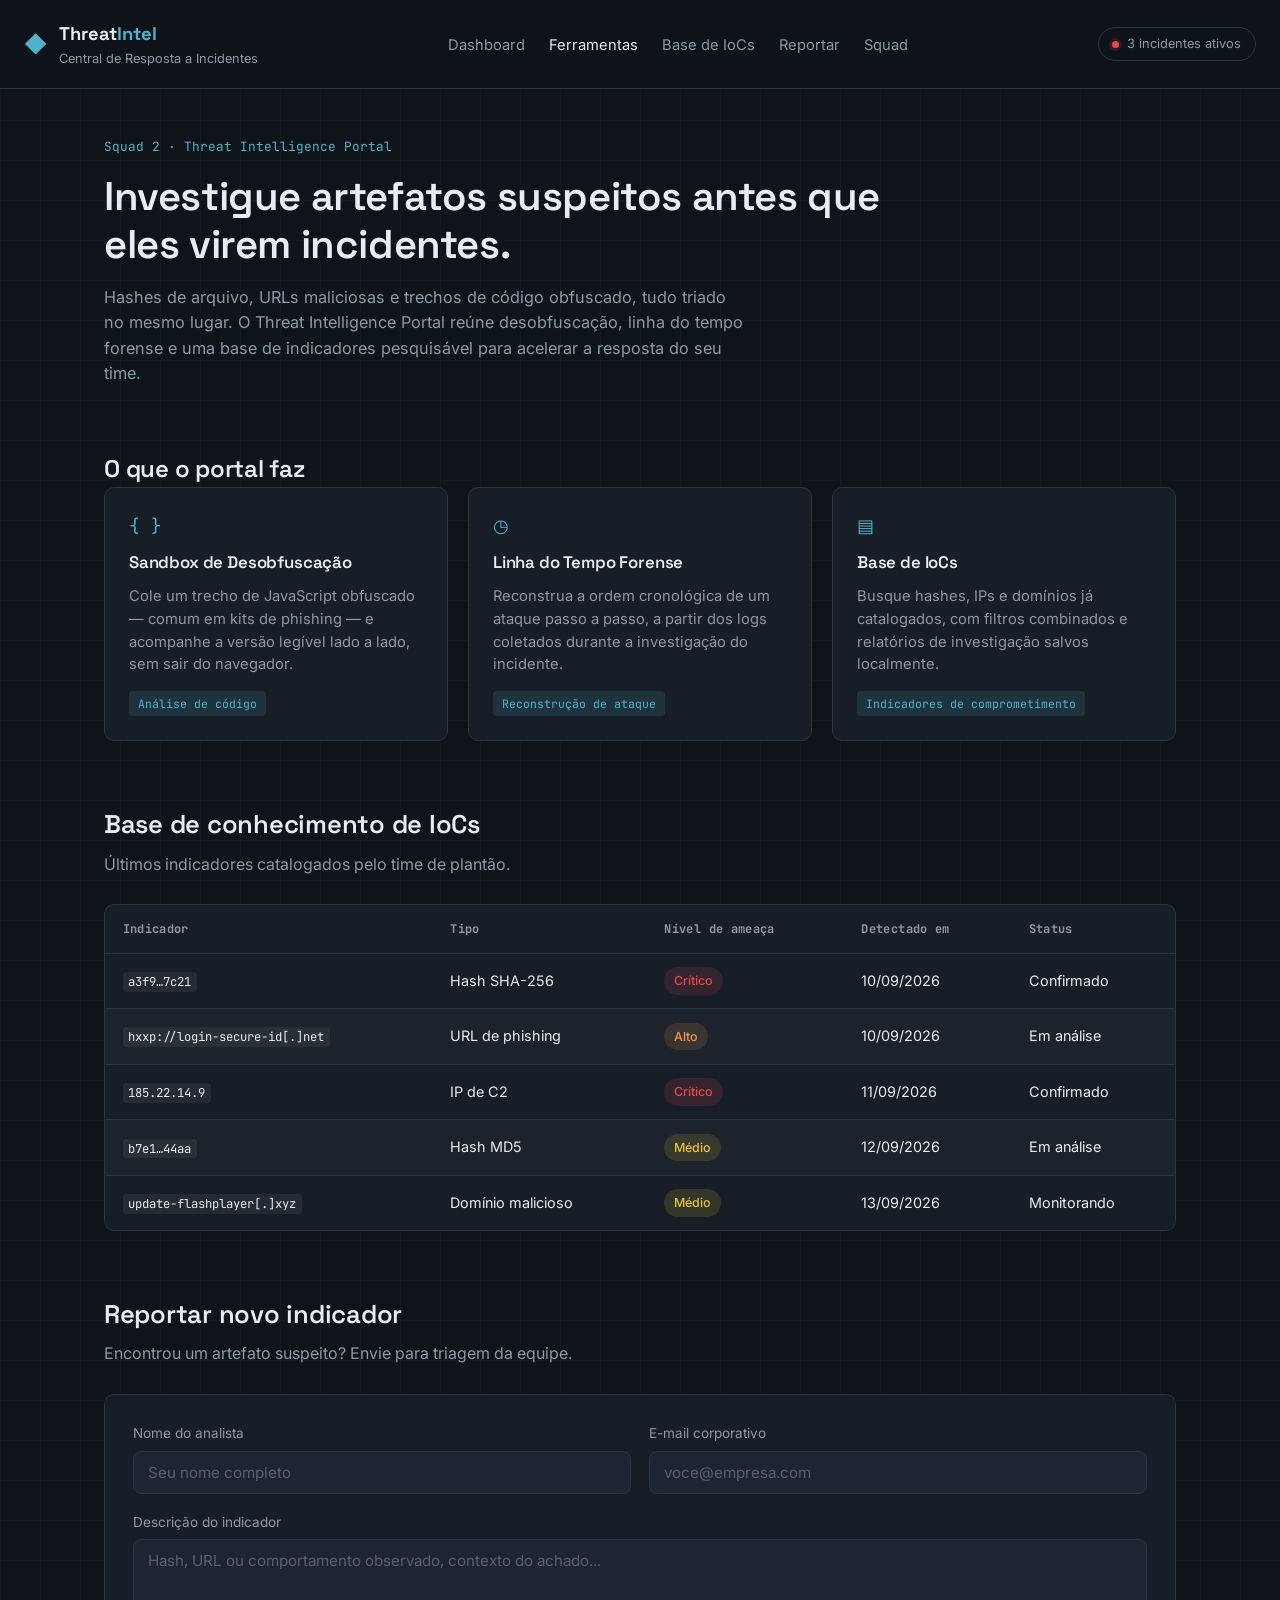
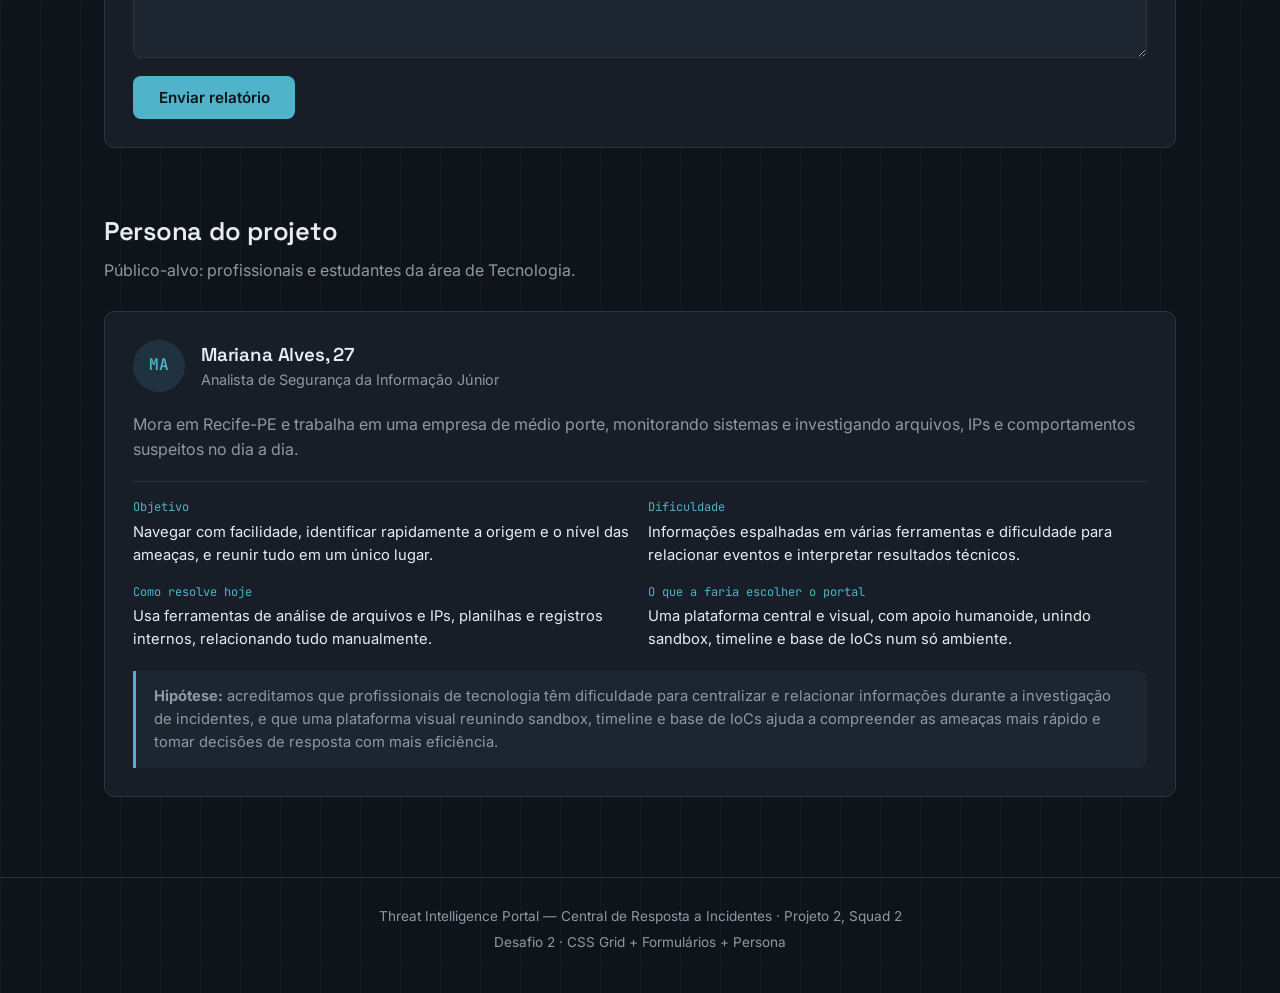
<file: index.html>
<!DOCTYPE html>
<html lang="pt-BR">
<head>
<meta charset="UTF-8">
<meta name="viewport" content="width=device-width, initial-scale=1.0">
<title>Threat Intelligence Portal — Central de Resposta a Incidentes</title>
<link rel="preconnect" href="https://fonts.googleapis.com">
<link href="https://fonts.googleapis.com/css2?family=Space+Grotesk:wght@500;600;700&family=Inter:wght@400;500;600&family=JetBrains+Mono:wght@400;500;600&display=swap" rel="stylesheet">
<link rel="stylesheet" href="style.css">
</head>
<body>

  <header class="site-header">
    <div class="brand">
      <span class="brand-mark">◆</span>
      <div>
        <p class="brand-name">Threat<span>Intel</span></p>
        <p class="brand-sub">Central de Resposta a Incidentes</p>
      </div>
    </div>
    <nav class="main-nav">
      <ul>
        <li><a href="dashboard.html">Dashboard</a></li>
        <li><a href="#ferramentas" class="active">Ferramentas</a></li>
        <li><a href="#iocs">Base de IoCs</a></li>
        <li><a href="#reportar">Reportar</a></li>
        <li><a href="#persona">Squad</a></li>
      </ul>
    </nav>
    <div class="status-pill">
      <span class="dot"></span> 3 incidentes ativos
    </div>
  </header>

  <main>

    <section class="hero">
      <p class="eyebrow-line">Squad 2 · Threat Intelligence Portal</p>
      <h1>Investigue artefatos suspeitos antes que eles virem incidentes.</h1>
      <p class="hero-desc">
        Hashes de arquivo, URLs maliciosas e trechos de código obfuscado, tudo triado
        no mesmo lugar. O Threat Intelligence Portal reúne desobfuscação, linha do tempo forense e uma
        base de indicadores pesquisável para acelerar a resposta do seu time.
      </p>
    </section>

    <section class="tools" id="ferramentas">
      <h2>O que o portal faz</h2>
      <div class="card-grid">

        <article class="tool-card">
          <span class="tool-icon">{ }</span>
          <h3>Sandbox de Desobfuscação</h3>
          <p>Cole um trecho de JavaScript obfuscado — comum em kits de phishing — e
             acompanhe a versão legível lado a lado, sem sair do navegador.</p>
          <span class="tool-tag">Análise de código</span>
        </article>

        <article class="tool-card">
          <span class="tool-icon">◷</span>
          <h3>Linha do Tempo Forense</h3>
          <p>Reconstrua a ordem cronológica de um ataque passo a passo, a partir dos
             logs coletados durante a investigação do incidente.</p>
          <span class="tool-tag">Reconstrução de ataque</span>
        </article>

        <article class="tool-card">
          <span class="tool-icon">▤</span>
          <h3>Base de IoCs</h3>
          <p>Busque hashes, IPs e domínios já catalogados, com filtros combinados e
             relatórios de investigação salvos localmente.</p>
          <span class="tool-tag">Indicadores de comprometimento</span>
        </article>

      </div>
    </section>

    <section class="iocs" id="iocs">
      <div class="section-head">
        <h2>Base de conhecimento de IoCs</h2>
        <p>Últimos indicadores catalogados pelo time de plantão.</p>
      </div>

      <div class="table-wrap">
        <table>
          <thead>
            <tr>
              <th>Indicador</th>
              <th>Tipo</th>
              <th>Nível de ameaça</th>
              <th>Detectado em</th>
              <th>Status</th>
            </tr>
          </thead>
          <tbody>
            <tr>
              <td><code>a3f9…7c21</code></td>
              <td>Hash SHA-256</td>
              <td><span class="badge badge-critical">Crítico</span></td>
              <td>10/09/2026</td>
              <td>Confirmado</td>
            </tr>
            <tr>
              <td><code>hxxp://login-secure-id[.]net</code></td>
              <td>URL de phishing</td>
              <td><span class="badge badge-high">Alto</span></td>
              <td>10/09/2026</td>
              <td>Em análise</td>
            </tr>
            <tr>
              <td><code>185.22.14.9</code></td>
              <td>IP de C2</td>
              <td><span class="badge badge-critical">Crítico</span></td>
              <td>11/09/2026</td>
              <td>Confirmado</td>
            </tr>
            <tr>
              <td><code>b7e1…44aa</code></td>
              <td>Hash MD5</td>
              <td><span class="badge badge-medium">Médio</span></td>
              <td>12/09/2026</td>
              <td>Em análise</td>
            </tr>
            <tr>
              <td><code>update-flashplayer[.]xyz</code></td>
              <td>Domínio malicioso</td>
              <td><span class="badge badge-medium">Médio</span></td>
              <td>13/09/2026</td>
              <td>Monitorando</td>
            </tr>
          </tbody>
        </table>
      </div>
    </section>

    <section class="report" id="reportar">
      <div class="section-head">
        <h2>Reportar novo indicador</h2>
        <p>Encontrou um artefato suspeito? Envie para triagem da equipe.</p>
      </div>

      <form class="report-form">
        <div class="field">
          <label for="nome">Nome do analista</label>
          <input type="text" id="nome" name="nome" placeholder="Seu nome completo" required>
        </div>

        <div class="field">
          <label for="email">E-mail corporativo</label>
          <input type="email" id="email" name="email" placeholder="voce@empresa.com" required>
        </div>

        <div class="field field-full">
          <label for="mensagem">Descrição do indicador</label>
          <textarea id="mensagem" name="mensagem" rows="5"
            placeholder="Hash, URL ou comportamento observado, contexto do achado..." required></textarea>
        </div>

        <button type="submit">Enviar relatório</button>
      </form>
    </section>

    <section class="persona" id="persona">
      <div class="section-head">
        <h2>Persona do projeto</h2>
        <p>Público-alvo: profissionais e estudantes da área de Tecnologia.</p>
      </div>

      <div class="persona-card">
        <div class="persona-top">
          <div class="persona-avatar">MA</div>
          <div>
            <h3>Mariana Alves, 27</h3>
            <p class="persona-role">Analista de Segurança da Informação Júnior</p>
          </div>
        </div>

        <p class="persona-context">
          Mora em Recife-PE e trabalha em uma empresa de médio porte, monitorando sistemas
          e investigando arquivos, IPs e comportamentos suspeitos no dia a dia.
        </p>

        <dl class="persona-details">
          <div>
            <dt>Objetivo</dt>
            <dd>Navegar com facilidade, identificar rapidamente a origem e o nível das ameaças, e reunir tudo em um único lugar.</dd>
          </div>
          <div>
            <dt>Dificuldade</dt>
            <dd>Informações espalhadas em várias ferramentas e dificuldade para relacionar eventos e interpretar resultados técnicos.</dd>
          </div>
          <div>
            <dt>Como resolve hoje</dt>
            <dd>Usa ferramentas de análise de arquivos e IPs, planilhas e registros internos, relacionando tudo manualmente.</dd>
          </div>
          <div>
            <dt>O que a faria escolher o portal</dt>
            <dd>Uma plataforma central e visual, com apoio humanoide, unindo sandbox, timeline e base de IoCs num só ambiente.</dd>
          </div>
        </dl>

        <p class="hypothesis">
          <strong>Hipótese:</strong> acreditamos que profissionais de tecnologia têm dificuldade
          para centralizar e relacionar informações durante a investigação de incidentes, e que
          uma plataforma visual reunindo sandbox, timeline e base de IoCs ajuda a compreender
          as ameaças mais rápido e tomar decisões de resposta com mais eficiência.
        </p>
      </div>
    </section>

  </main>

  <footer class="site-footer">
    <p>Threat Intelligence Portal — Central de Resposta a Incidentes · Projeto 2, Squad 2</p>
    <p>Desafio 2 · CSS Grid + Formulários + Persona</p>
  </footer>

</body>
</html>
</file>
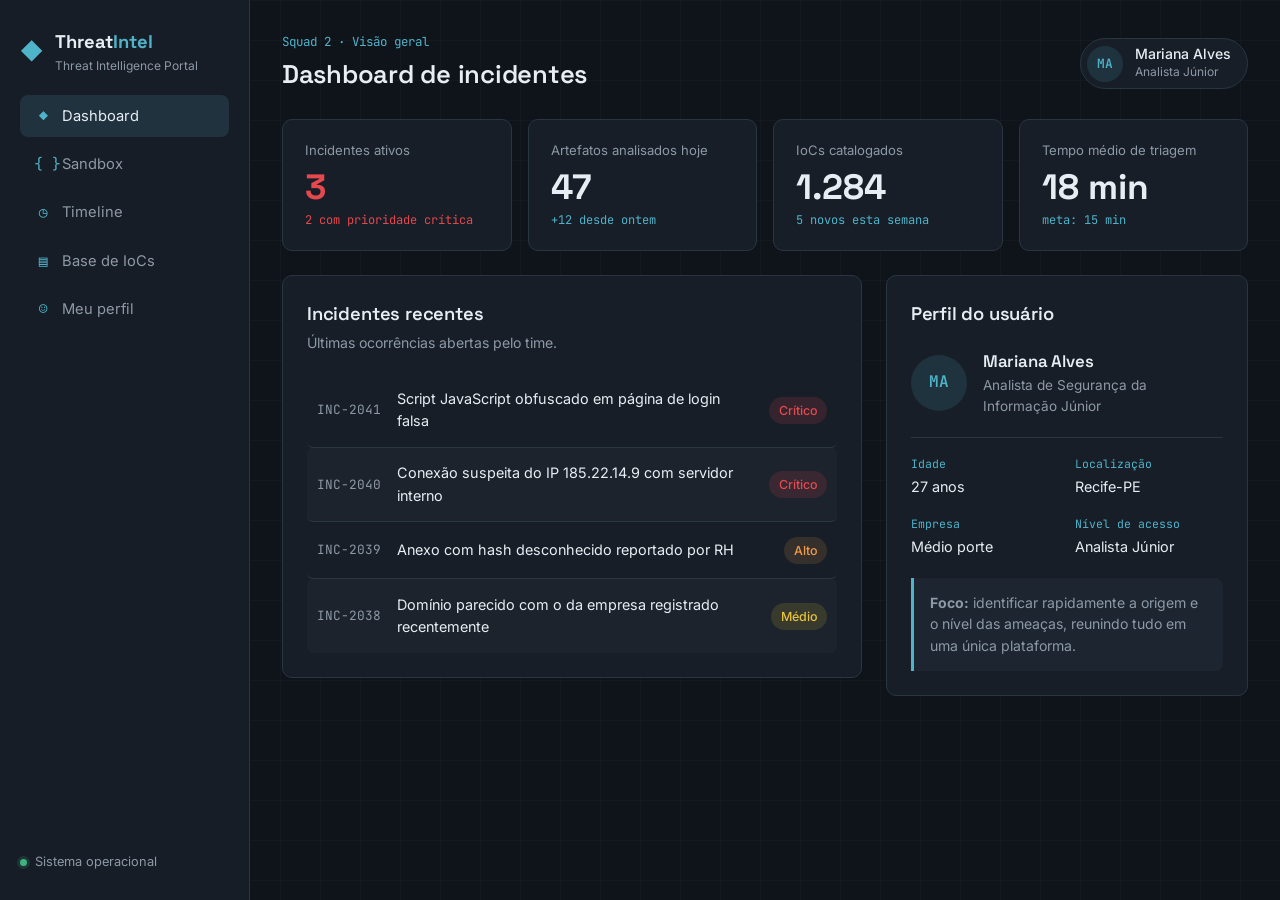
<file: dashboard.html>
<!DOCTYPE html>
<html lang="pt-BR">
<head>
<meta charset="UTF-8">
<meta name="viewport" content="width=device-width, initial-scale=1.0">
<title>Dashboard — Threat Intelligence Portal</title>
<link rel="preconnect" href="https://fonts.googleapis.com">
<link href="https://fonts.googleapis.com/css2?family=Space+Grotesk:wght@500;600;700&family=Inter:wght@400;500;600&family=JetBrains+Mono:wght@400;500;600&display=swap" rel="stylesheet">
<link rel="stylesheet" href="dashboard.css">
</head>
<body>

  <div class="app">

    <aside class="sidebar">
      <div class="brand">
        <span class="brand-mark">◆</span>
        <div>
          <p class="brand-name">Threat<span>Intel</span></p>
          <p class="brand-sub">Threat Intelligence Portal</p>
        </div>
      </div>

      <nav class="side-nav">
        <ul>
          <li><a href="dashboard.html" class="active"><span class="nav-icon">◆</span> Dashboard</a></li>
          <li><a href="index.html#ferramentas"><span class="nav-icon">{ }</span> Sandbox</a></li>
          <li><a href="index.html#ferramentas"><span class="nav-icon">◷</span> Timeline</a></li>
          <li><a href="index.html#iocs"><span class="nav-icon">▤</span> Base de IoCs</a></li>
          <li><a href="#perfil"><span class="nav-icon">☺</span> Meu perfil</a></li>
        </ul>
      </nav>

      <div class="side-footer">
        <span class="dot"></span> Sistema operacional
      </div>
    </aside>

    
    <div class="content">

      <header class="topbar">
        <div>
          <p class="eyebrow-line">Squad 2 · Visão geral</p>
          <h1>Dashboard de incidentes</h1>
        </div>
        <div class="user-chip">
          <span class="user-chip-avatar">MA</span>
          <div>
            <p class="user-chip-name">Mariana Alves</p>
            <p class="user-chip-role">Analista Júnior</p>
          </div>
        </div>
      </header>

      <main>

        
        <section class="stats" aria-label="Estatísticas">
          <article class="stat-card stat-alert">
            <p class="stat-label">Incidentes ativos</p>
            <p class="stat-value">3</p>
            <p class="stat-note">2 com prioridade crítica</p>
          </article>

          <article class="stat-card">
            <p class="stat-label">Artefatos analisados hoje</p>
            <p class="stat-value">47</p>
            <p class="stat-note">+12 desde ontem</p>
          </article>

          <article class="stat-card">
            <p class="stat-label">IoCs catalogados</p>
            <p class="stat-value">1.284</p>
            <p class="stat-note">5 novos esta semana</p>
          </article>

          <article class="stat-card">
            <p class="stat-label">Tempo médio de triagem</p>
            <p class="stat-value">18 min</p>
            <p class="stat-note">meta: 15 min</p>
          </article>
        </section>

        <div class="lower-grid">

         
          <section class="panel">
            <div class="panel-head">
              <h2>Incidentes recentes</h2>
              <p>Últimas ocorrências abertas pelo time.</p>
            </div>

            <ul class="incident-list">
              <li>
                <span class="incident-id">INC-2041</span>
                <p class="incident-desc">Script JavaScript obfuscado em página de login falsa</p>
                <span class="badge badge-critical">Crítico</span>
              </li>
              <li>
                <span class="incident-id">INC-2040</span>
                <p class="incident-desc">Conexão suspeita do IP 185.22.14.9 com servidor interno</p>
                <span class="badge badge-critical">Crítico</span>
              </li>
              <li>
                <span class="incident-id">INC-2039</span>
                <p class="incident-desc">Anexo com hash desconhecido reportado por RH</p>
                <span class="badge badge-high">Alto</span>
              </li>
              <li>
                <span class="incident-id">INC-2038</span>
                <p class="incident-desc">Domínio parecido com o da empresa registrado recentemente</p>
                <span class="badge badge-medium">Médio</span>
              </li>
            </ul>
          </section>

          
          <section class="panel profile" id="perfil">
            <div class="panel-head">
              <h2>Perfil do usuário</h2>
            </div>

            <div class="profile-top">
              <div class="profile-avatar">MA</div>
              <div>
                <h3>Mariana Alves</h3>
                <p class="profile-role">Analista de Segurança da Informação Júnior</p>
              </div>
            </div>

            <dl class="profile-details">
              <div>
                <dt>Idade</dt>
                <dd>27 anos</dd>
              </div>
              <div>
                <dt>Localização</dt>
                <dd>Recife-PE</dd>
              </div>
              <div>
                <dt>Empresa</dt>
                <dd>Médio porte</dd>
              </div>
              <div>
                <dt>Nível de acesso</dt>
                <dd>Analista Júnior</dd>
              </div>
            </dl>

            <p class="profile-goal">
              <strong>Foco:</strong> identificar rapidamente a origem e o nível das
              ameaças, reunindo tudo em uma única plataforma.
            </p>
          </section>

        </div>

      </main>
    </div>

  </div>

  <script src="script.js"></script>
</body>
</html>
</file>
<file: style.css>
:root {
  --bg: #0F141B;
  --surface: #171E27;
  --surface-raised: #1D2530;
  --border: #2A3542;
  --text: #E7EDF3;
  --text-muted: #8C99A6;

  --accent: #4FB3C9;
  --accent-soft: rgba(79, 179, 201, 0.14);

  --critical: #E5484D;
  --critical-soft: rgba(229, 72, 77, 0.14);
  --high: #F2994A;
  --high-soft: rgba(242, 153, 74, 0.14);
  --medium: #E5C23B;
  --medium-soft: rgba(229, 194, 59, 0.14);

  --font-display: "Space Grotesk", sans-serif;
  --font-body: "Inter", sans-serif;
  --font-mono: "JetBrains Mono", monospace;

  --radius: 10px;
}

* {
  box-sizing: border-box;
}

html, body {
  margin: 0;
  padding: 0;
}

body {
  background-color: var(--bg);
  background-image:
    linear-gradient(rgba(255, 255, 255, 0.02) 1px, transparent 1px),
    linear-gradient(90deg, rgba(255, 255, 255, 0.02) 1px, transparent 1px);
  background-size: 40px 40px;
  color: var(--text);
  font-family: var(--font-body);
  line-height: 1.55;
}

h1, h2, h3 {
  font-family: var(--font-display);
  font-weight: 600;
  margin: 0;
  letter-spacing: -0.01em;
}

p {
  margin: 0;
}

a {
  color: inherit;
  text-decoration: none;
}

code {
  font-family: var(--font-mono);
  font-size: 0.85em;
  background: rgba(255, 255, 255, 0.06);
  padding: 0.15em 0.45em;
  border-radius: 4px;
}


main {
  display: grid;
  grid-template-columns: 1fr;
  gap: 4rem;
  max-width: 1120px;
  margin: 0 auto;
  padding: 3rem 1.5rem 5rem;
}

section > .section-head {
  margin-bottom: 1.75rem;
}

.section-head h2 {
  font-size: 1.6rem;
  margin-bottom: 0.4rem;
}

.section-head p {
  color: var(--text-muted);
}

.site-header {
  display: grid;
  grid-template-columns: 1fr auto;
  grid-template-areas:
    "brand status"
    "nav nav";
  align-items: center;
  gap: 1rem 1.5rem;
  padding: 1.25rem 1.5rem;
  border-bottom: 1px solid var(--border);
  position: sticky;
  top: 0;
  background: rgba(15, 20, 27, 0.92);
  backdrop-filter: blur(6px);
  z-index: 10;
}

.brand {
  grid-area: brand;
  display: flex;
  align-items: center;
  gap: 0.75rem;
}

.brand-mark {
  color: var(--accent);
  font-size: 1.4rem;
  line-height: 1;
}

.brand-name {
  font-family: var(--font-display);
  font-weight: 700;
  font-size: 1.15rem;
}

.brand-name span {
  color: var(--accent);
}

.brand-sub {
  font-size: 0.8rem;
  color: var(--text-muted);
}

.main-nav {
  grid-area: nav;
}

.main-nav ul {
  display: flex;
  gap: 1.5rem;
  list-style: none;
  margin: 0;
  padding: 0;
  overflow-x: auto;
}

.main-nav a {
  font-size: 0.92rem;
  color: var(--text-muted);
  white-space: nowrap;
  padding-bottom: 0.2rem;
  border-bottom: 2px solid transparent;
  transition: color 0.15s ease, border-color 0.15s ease;
}

.main-nav a:hover,
.main-nav a.active {
  color: var(--text);
  border-color: var(--accent);
}

.status-pill {
  grid-area: status;
  justify-self: end;
  display: flex;
  align-items: center;
  gap: 0.5rem;
  font-size: 0.8rem;
  color: var(--text-muted);
  border: 1px solid var(--border);
  border-radius: 999px;
  padding: 0.4rem 0.85rem;
  white-space: nowrap;
}

.status-pill .dot {
  width: 7px;
  height: 7px;
  border-radius: 50%;
  background: var(--critical);
  box-shadow: 0 0 0 3px var(--critical-soft);
}


.hero {
  display: grid;
  gap: 1rem;
  max-width: 46rem;
}

.eyebrow-line {
  font-family: var(--font-mono);
  font-size: 0.8rem;
  color: var(--accent);
}

.hero h1 {
  font-size: clamp(1.7rem, 4vw, 2.5rem);
  line-height: 1.2;
}

.hero-desc {
  color: var(--text-muted);
  font-size: 1.02rem;
  max-width: 40rem;
}


.card-grid {
  display: grid;
  grid-template-columns: 1fr;
  gap: 1.25rem;
}

.tool-card {
  background: var(--surface);
  border: 1px solid var(--border);
  border-radius: var(--radius);
  padding: 1.5rem;
  display: grid;
  align-content: start;
  gap: 0.6rem;
  transition: border-color 0.15s ease, transform 0.15s ease;
}

.tool-card:hover {
  border-color: var(--accent);
  transform: translateY(-3px);
}

.tool-icon {
  font-family: var(--font-mono);
  color: var(--accent);
  font-size: 1.1rem;
}

.tool-card h3 {
  font-size: 1.05rem;
}

.tool-card p {
  color: var(--text-muted);
  font-size: 0.92rem;
}

.tool-tag {
  font-family: var(--font-mono);
  font-size: 0.72rem;
  color: var(--accent);
  background: var(--accent-soft);
  border-radius: 4px;
  padding: 0.25rem 0.55rem;
  width: fit-content;
  margin-top: 0.3rem;
}


.table-wrap {
  border: 1px solid var(--border);
  border-radius: var(--radius);
  overflow: auto;
  background: var(--surface);
}

table {
  width: 100%;
  border-collapse: collapse;
  min-width: 640px;
  font-size: 0.9rem;
}

thead th {
  text-align: left;
  font-family: var(--font-mono);
  font-size: 0.75rem;
  letter-spacing: 0.03em;
  color: var(--text-muted);
  padding: 0.9rem 1.1rem;
  border-bottom: 1px solid var(--border);
}

tbody td {
  padding: 0.85rem 1.1rem;
  border-bottom: 1px solid var(--border);
}

tbody tr:last-child td {
  border-bottom: none;
}

tbody tr:nth-child(even) {
  background: rgba(255, 255, 255, 0.025);
}

tbody tr:hover {
  background: var(--accent-soft);
}

.badge {
  display: inline-block;
  font-size: 0.78rem;
  font-weight: 500;
  padding: 0.25rem 0.6rem;
  border-radius: 999px;
}

.badge-critical {
  color: var(--critical);
  background: var(--critical-soft);
}

.badge-high {
  color: var(--high);
  background: var(--high-soft);
}

.badge-medium {
  color: var(--medium);
  background: var(--medium-soft);
}


.report-form {
  display: grid;
  grid-template-columns: 1fr;
  gap: 1.1rem;
  background: var(--surface);
  border: 1px solid var(--border);
  border-radius: var(--radius);
  padding: 1.75rem;
}

.field {
  display: grid;
  gap: 0.4rem;
}

.field-full {
  grid-column: 1 / -1;
}

label {
  font-size: 0.85rem;
  color: var(--text-muted);
}

input,
textarea {
  font-family: var(--font-body);
  font-size: 0.95rem;
  color: var(--text);
  background: var(--surface-raised);
  border: 1px solid var(--border);
  border-radius: 8px;
  padding: 0.7rem 0.9rem;
  resize: vertical;
}

input::placeholder,
textarea::placeholder {
  color: #57626D;
}

input:focus,
textarea:focus {
  outline: none;
  border-color: var(--accent);
  box-shadow: 0 0 0 3px var(--accent-soft);
}

button {
  justify-self: start;
  font-family: var(--font-body);
  font-weight: 600;
  font-size: 0.95rem;
  color: #0F141B;
  background: var(--accent);
  border: none;
  border-radius: 8px;
  padding: 0.75rem 1.6rem;
  cursor: pointer;
  transition: opacity 0.15s ease;
}

button:hover {
  opacity: 0.88;
}

button:focus {
  outline: 3px solid var(--accent-soft);
  outline-offset: 2px;
}

.persona-card {
  background: var(--surface);
  border: 1px solid var(--border);
  border-radius: var(--radius);
  padding: 1.75rem;
  display: grid;
  gap: 1.25rem;
}

.persona-top {
  display: flex;
  align-items: center;
  gap: 1rem;
}

.persona-avatar {
  width: 52px;
  height: 52px;
  border-radius: 50%;
  background: var(--accent-soft);
  color: var(--accent);
  font-family: var(--font-mono);
  font-weight: 600;
  display: grid;
  place-items: center;
  flex-shrink: 0;
}

.persona-role {
  color: var(--text-muted);
  font-size: 0.9rem;
}

.persona-context {
  color: var(--text-muted);
}

.persona-details {
  display: grid;
  grid-template-columns: 1fr;
  gap: 1rem;
  margin: 0;
  padding-top: 1rem;
  border-top: 1px solid var(--border);
}

.persona-details dt {
  font-family: var(--font-mono);
  font-size: 0.75rem;
  color: var(--accent);
  margin-bottom: 0.25rem;
}

.persona-details dd {
  margin: 0;
  font-size: 0.92rem;
}

.hypothesis {
  font-size: 0.92rem;
  color: var(--text-muted);
  background: var(--surface-raised);
  border-left: 3px solid var(--accent);
  padding: 0.9rem 1.1rem;
  border-radius: 0 8px 8px 0;
}

.site-footer {
  border-top: 1px solid var(--border);
  padding: 1.75rem 1.5rem 2.5rem;
  text-align: center;
  color: var(--text-muted);
  font-size: 0.85rem;
  display: grid;
  gap: 0.3rem;
}

@media (min-width: 700px) {
  .card-grid {
    grid-template-columns: repeat(2, 1fr);
  }

  .report-form {
    grid-template-columns: 1fr 1fr;
  }

  .persona-details {
    grid-template-columns: 1fr 1fr;
  }

  .site-header {
    grid-template-columns: auto 1fr auto;
    grid-template-areas: "brand nav status";
  }

  .main-nav ul {
    justify-content: center;
  }
}

@media (min-width: 1000px) {
  .card-grid {
    grid-template-columns: repeat(3, 1fr);
  }

  .hero {
    max-width: 50rem;
  }
}
</file>
<file: dashboard.css>
:root {
  --bg: #0F141B;
  --surface: #171E27;
  --surface-raised: #1D2530;
  --border: #2A3542;
  --text: #E7EDF3;
  --text-muted: #8C99A6;

  --accent: #4FB3C9;
  --accent-soft: rgba(79, 179, 201, 0.14);

  --critical: #E5484D;
  --critical-soft: rgba(229, 72, 77, 0.14);
  --high: #F2994A;
  --high-soft: rgba(242, 153, 74, 0.14);
  --medium: #E5C23B;
  --medium-soft: rgba(229, 194, 59, 0.14);

  --font-display: "Space Grotesk", sans-serif;
  --font-body: "Inter", sans-serif;
  --font-mono: "JetBrains Mono", monospace;

  --radius: 10px;
}

* {
  box-sizing: border-box;
}

html, body {
  margin: 0;
  padding: 0;
}

body {
  background-color: var(--bg);
  background-image:
    linear-gradient(rgba(255, 255, 255, 0.02) 1px, transparent 1px),
    linear-gradient(90deg, rgba(255, 255, 255, 0.02) 1px, transparent 1px);
  background-size: 40px 40px;
  color: var(--text);
  font-family: var(--font-body);
  line-height: 1.55;
}

h1, h2, h3 {
  font-family: var(--font-display);
  font-weight: 600;
  margin: 0;
  letter-spacing: -0.01em;
}

p {
  margin: 0;
}

ul {
  list-style: none;
  margin: 0;
  padding: 0;
}

a {
  color: inherit;
  text-decoration: none;
}


.app {
  display: flex;
  flex-direction: column;
  min-height: 100vh;
}

.content {
  flex: 1;
  min-width: 0;
}


.sidebar {
  display: flex;
  flex-direction: column;
  gap: 1.25rem;
  padding: 1.25rem 1.5rem;
  background: rgba(23, 30, 39, 0.96);
  border-bottom: 1px solid var(--border);
}

.brand {
  display: flex;
  align-items: center;
  gap: 0.75rem;
}

.brand-mark {
  color: var(--accent);
  font-size: 1.4rem;
  line-height: 1;
}

.brand-name {
  font-family: var(--font-display);
  font-weight: 700;
  font-size: 1.15rem;
}

.brand-name span {
  color: var(--accent);
}

.brand-sub {
  font-size: 0.75rem;
  color: var(--text-muted);
}

.side-nav ul {
  display: flex;
  gap: 0.4rem;
  overflow-x: auto;
}

.side-nav a {
  display: flex;
  align-items: center;
  gap: 0.6rem;
  padding: 0.6rem 0.85rem;
  border-radius: 8px;
  font-size: 0.92rem;
  color: var(--text-muted);
  white-space: nowrap;
  transition: background 0.15s ease, color 0.15s ease;
}

.nav-icon {
  font-family: var(--font-mono);
  color: var(--accent);
  width: 1.2rem;
  text-align: center;
}

.side-nav a:hover {
  background: var(--surface-raised);
  color: var(--text);
}

.side-nav a.active {
  background: var(--accent-soft);
  color: var(--text);
}

.side-footer {
  display: none;
  align-items: center;
  gap: 0.5rem;
  font-size: 0.8rem;
  color: var(--text-muted);
}

.dot {
  width: 7px;
  height: 7px;
  border-radius: 50%;
  background: #3FB27F;
  box-shadow: 0 0 0 3px rgba(63, 178, 127, 0.16);
}


.topbar {
  display: flex;
  flex-wrap: wrap;
  align-items: center;
  justify-content: space-between;
  gap: 1rem;
  padding: 1.75rem 1.5rem 0;
  max-width: 1200px;
  margin: 0 auto;
}

.eyebrow-line {
  font-family: var(--font-mono);
  font-size: 0.78rem;
  color: var(--accent);
  margin-bottom: 0.25rem;
}

.topbar h1 {
  font-size: 1.6rem;
}

.user-chip {
  display: flex;
  align-items: center;
  gap: 0.75rem;
  background: var(--surface);
  border: 1px solid var(--border);
  border-radius: 999px;
  padding: 0.4rem 1rem 0.4rem 0.4rem;
}

.user-chip-avatar {
  width: 36px;
  height: 36px;
  border-radius: 50%;
  background: var(--accent-soft);
  color: var(--accent);
  font-family: var(--font-mono);
  font-size: 0.8rem;
  font-weight: 600;
  display: grid;
  place-items: center;
}

.user-chip-name {
  font-size: 0.88rem;
  font-weight: 500;
  line-height: 1.2;
}

.user-chip-role {
  font-size: 0.75rem;
  color: var(--text-muted);
}


main {
  display: grid;
  gap: 1.5rem;
  max-width: 1200px;
  margin: 0 auto;
  padding: 1.5rem 1.5rem 4rem;
}


.stats {
  display: grid;
  grid-template-columns: 1fr;
  gap: 1rem;
}

.stat-card {
  background: var(--surface);
  border: 1px solid var(--border);
  border-radius: var(--radius);
  padding: 1.25rem 1.4rem;
  transition: border-color 0.15s ease, transform 0.15s ease;
}

.stat-card:hover {
  border-color: var(--accent);
  transform: translateY(-3px);
}

.stat-label {
  font-size: 0.82rem;
  color: var(--text-muted);
}

.stat-value {
  font-family: var(--font-display);
  font-size: 2.2rem;
  font-weight: 700;
  line-height: 1.2;
  margin: 0.35rem 0 0.2rem;
}

.stat-note {
  font-family: var(--font-mono);
  font-size: 0.75rem;
  color: var(--accent);
}

.stat-alert .stat-value {
  color: var(--critical);
}

.stat-alert .stat-note {
  color: var(--critical);
}

.lower-grid {
  display: grid;
  grid-template-columns: 1fr;
  gap: 1.5rem;
}

.panel {
  background: var(--surface);
  border: 1px solid var(--border);
  border-radius: var(--radius);
  padding: 1.5rem;
}

.panel-head {
  margin-bottom: 1.25rem;
}

.panel-head h2 {
  font-size: 1.15rem;
  margin-bottom: 0.2rem;
}

.panel-head p {
  font-size: 0.88rem;
  color: var(--text-muted);
}


.incident-list li {
  display: flex;
  flex-wrap: wrap;
  align-items: center;
  gap: 0.5rem 1rem;
  padding: 0.9rem 0.6rem;
  border-bottom: 1px solid var(--border);
  border-radius: 6px;
  transition: background 0.15s ease;
}

.incident-list li:last-child {
  border-bottom: none;
}

.incident-list li:nth-child(even) {
  background: rgba(255, 255, 255, 0.025);
}

.incident-list li:hover {
  background: var(--accent-soft);
}

.incident-id {
  font-family: var(--font-mono);
  font-size: 0.8rem;
  color: var(--text-muted);
}

.incident-desc {
  flex: 1 1 14rem;
  font-size: 0.9rem;
}

.badge {
  display: inline-block;
  font-size: 0.78rem;
  font-weight: 500;
  padding: 0.25rem 0.6rem;
  border-radius: 999px;
}

.badge-critical {
  color: var(--critical);
  background: var(--critical-soft);
}

.badge-high {
  color: var(--high);
  background: var(--high-soft);
}

.badge-medium {
  color: var(--medium);
  background: var(--medium-soft);
}

.profile-top {
  display: flex;
  align-items: center;
  gap: 1rem;
  margin-bottom: 1.25rem;
}

.profile-avatar {
  width: 56px;
  height: 56px;
  border-radius: 50%;
  background: var(--accent-soft);
  color: var(--accent);
  font-family: var(--font-mono);
  font-weight: 600;
  display: grid;
  place-items: center;
  flex-shrink: 0;
}

.profile-top h3 {
  font-size: 1.05rem;
}

.profile-role {
  font-size: 0.85rem;
  color: var(--text-muted);
}

.profile-details {
  display: grid;
  grid-template-columns: 1fr 1fr;
  gap: 1rem;
  margin: 0 0 1.25rem;
  padding-top: 1.1rem;
  border-top: 1px solid var(--border);
}

.profile-details dt {
  font-family: var(--font-mono);
  font-size: 0.72rem;
  color: var(--accent);
  margin-bottom: 0.2rem;
}

.profile-details dd {
  margin: 0;
  font-size: 0.9rem;
}

.profile-goal {
  font-size: 0.88rem;
  color: var(--text-muted);
  background: var(--surface-raised);
  border-left: 3px solid var(--accent);
  padding: 0.85rem 1rem;
  border-radius: 0 8px 8px 0;
}


@media (min-width: 700px) {
  .stats {
    grid-template-columns: repeat(2, 1fr);
  }
}

@media (min-width: 1000px) {
  .app {
    flex-direction: row;
  }

  .sidebar {
    width: 250px;
    flex-shrink: 0;
    position: sticky;
    top: 0;
    height: 100vh;
    border-bottom: none;
    border-right: 1px solid var(--border);
    padding: 1.75rem 1.25rem;
  }

  .side-nav ul {
    flex-direction: column;
    overflow: visible;
  }

  .side-footer {
    display: flex;
    margin-top: auto;
  }

  .topbar {
    padding: 2rem 2rem 0;
  }

  main {
    padding: 1.5rem 2rem 4rem;
  }

  .stats {
    grid-template-columns: repeat(4, 1fr);
  }

  .lower-grid {
    grid-template-columns: 1.6fr 1fr;
    align-items: start;
  }
}
</file>
